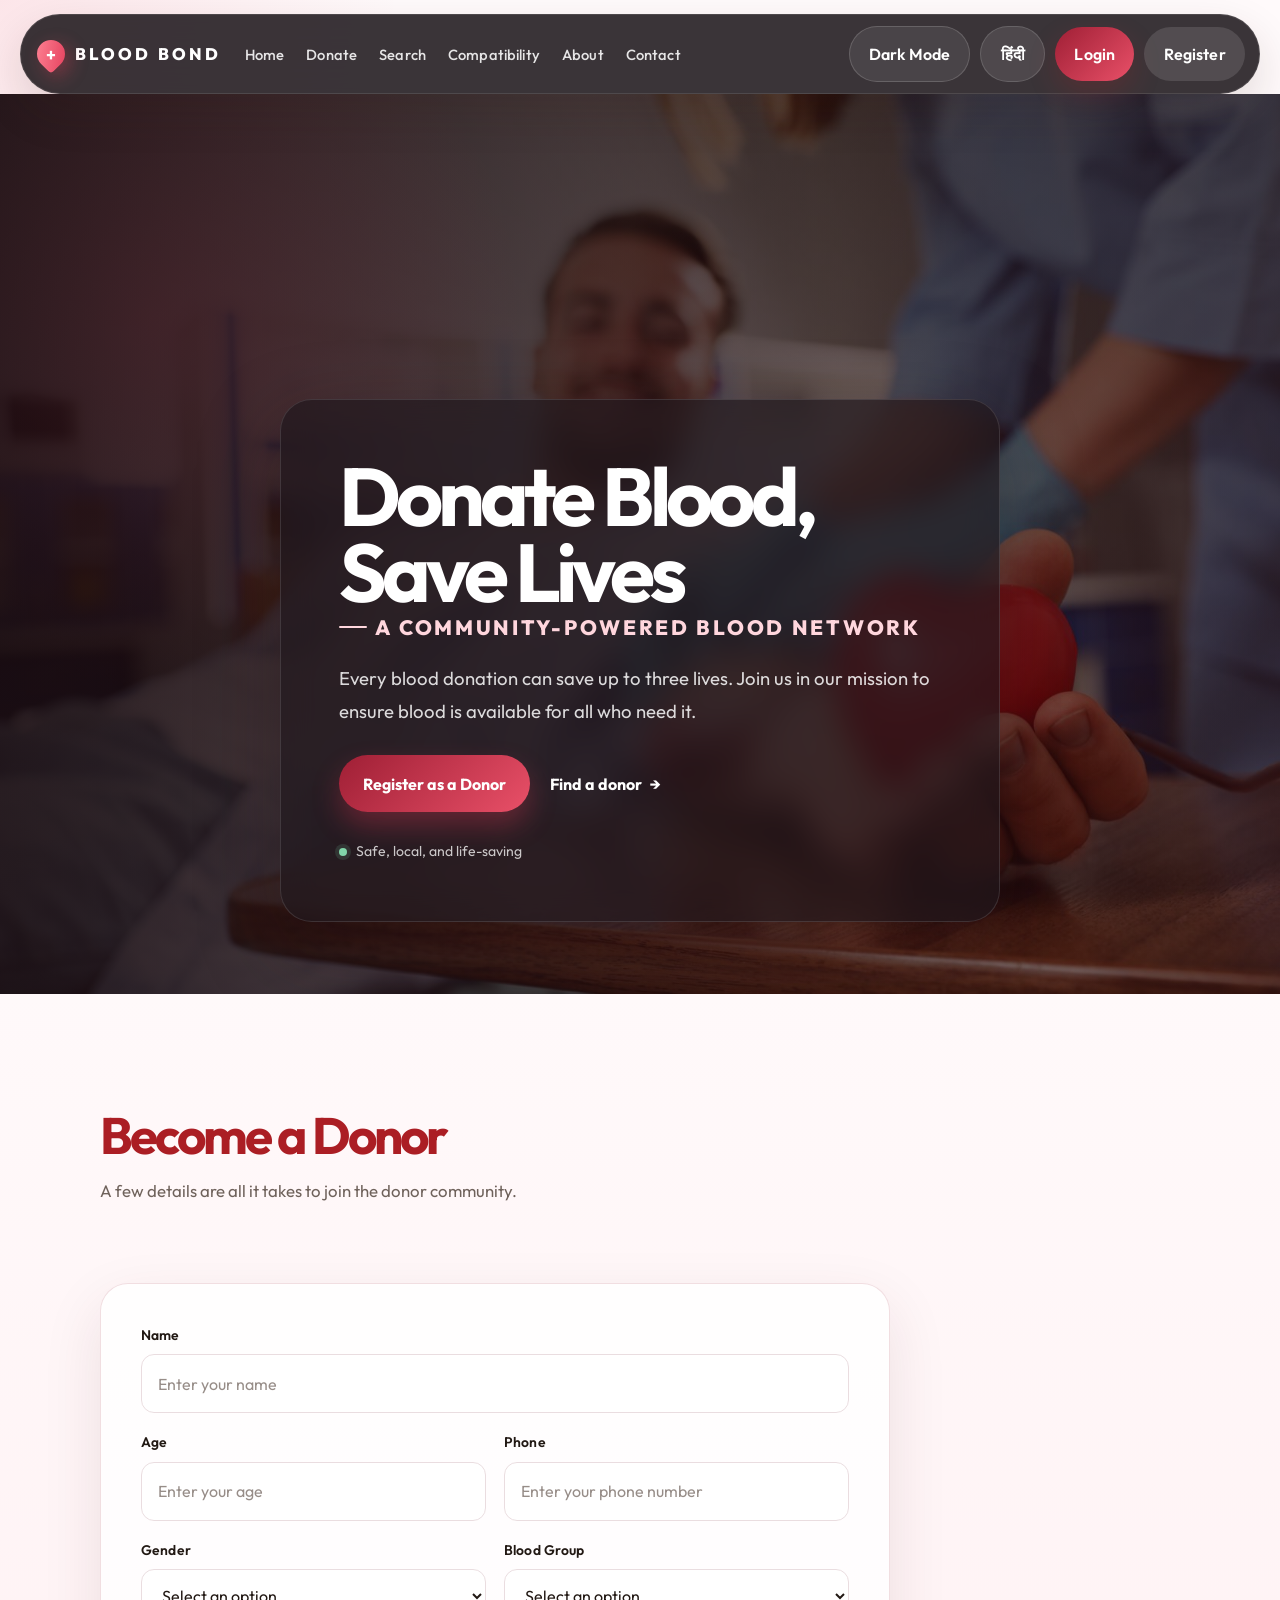
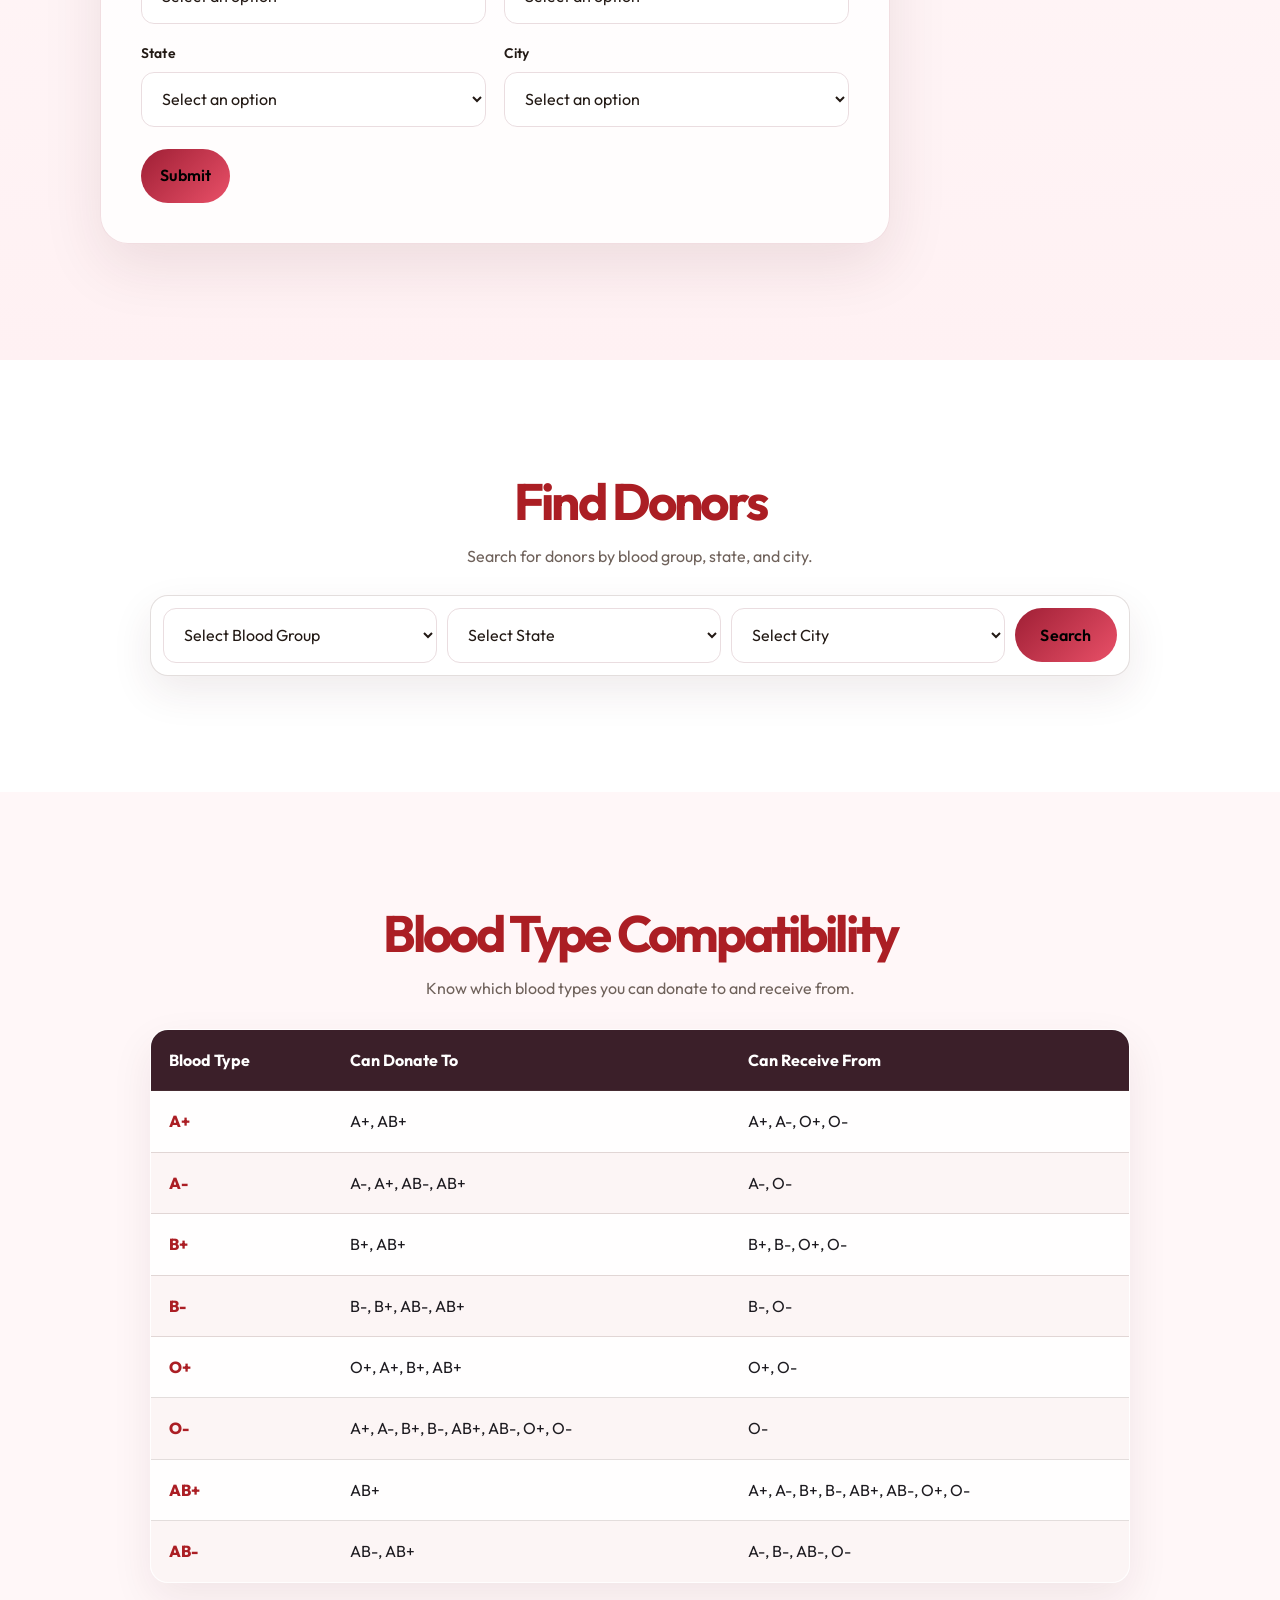
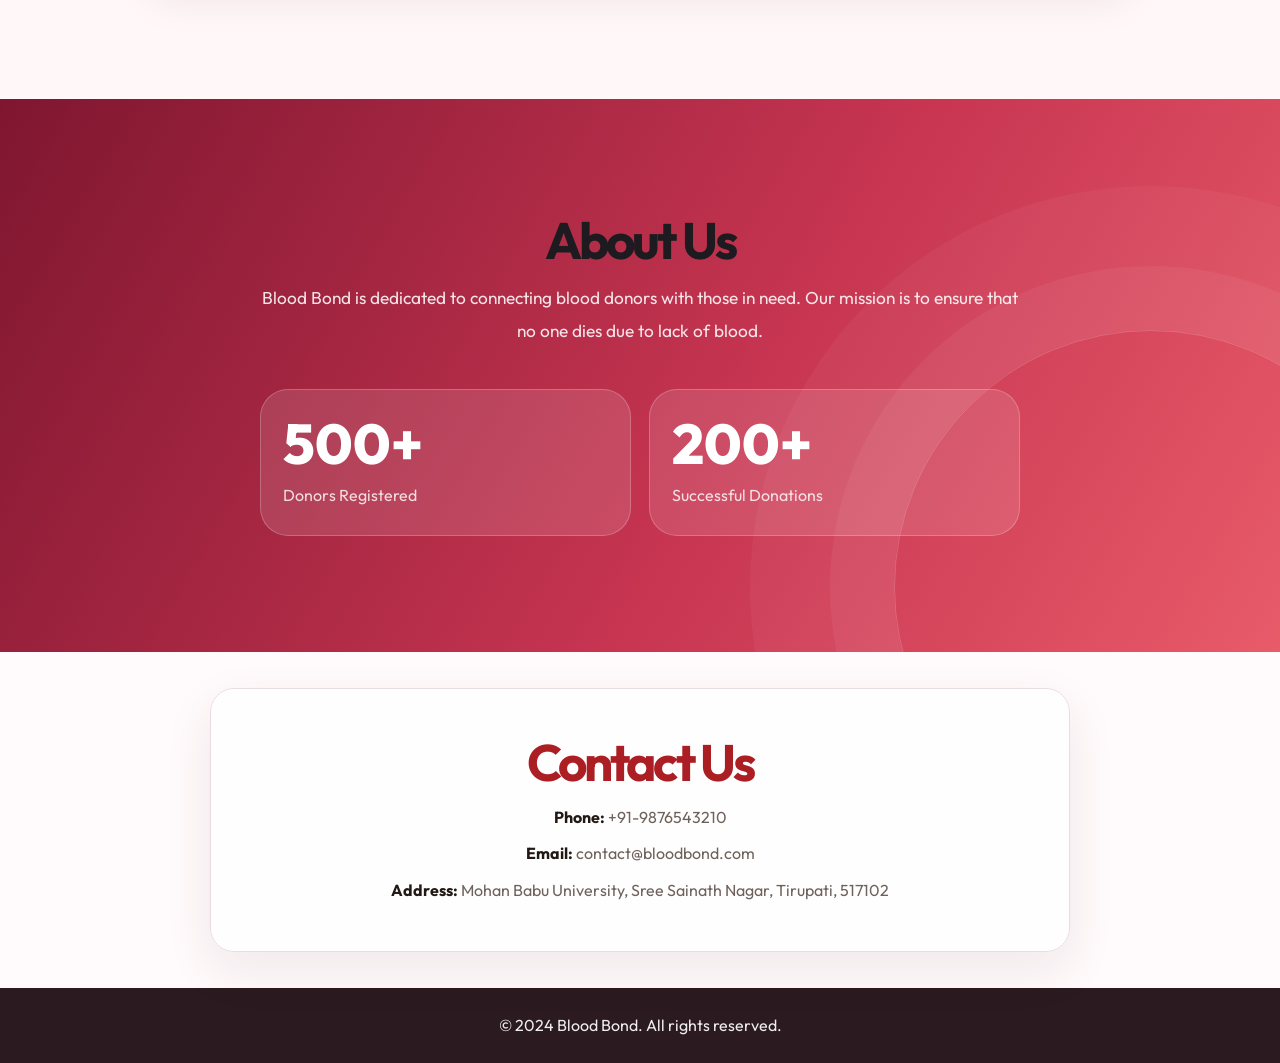
<file: index.html>
<!DOCTYPE html>
<html lang="en">
<head>
  <meta charset="UTF-8">
  <meta name="viewport" content="width=device-width, initial-scale=1.0">
  <title>Blood Bond - Donate Blood, Save Lives</title>
  <link rel="stylesheet" href="styles.css?v=20260814">
</head>
<body>
  <!-- Navbar -->
  <header>
    <nav class="navbar">
      <div class="navbar-left">
        <a href="#home" class="logo" aria-label="Blood Bond home">
          <span class="brand-mark" aria-hidden="true">+</span>
          <span>BLOOD BOND</span>
        </a>
        <ul class="nav-links">
          <li><a href="#home" data-i18n="nav.home">Home</a></li>
          <li><a href="#donate" data-i18n="nav.donate">Donate</a></li>
          <li><a href="#search" data-i18n="nav.search">Search</a></li>
          <li><a href="#compatibility" data-i18n="nav.compatibility">Compatibility</a></li>
          <li><a href="#about" data-i18n="nav.about">About</a></li>
          <li><a href="#contact" data-i18n="nav.contact">Contact</a></li>
        </ul>
      </div>
      <div class="navbar-actions">
        <button id="darkModeBtn" class="dark-mode-btn" onclick="toggleDarkMode()">Dark Mode</button>
        <button class="lang-toggle" onclick="toggleLanguage()">हिंदी</button>
        <a href="pages/login.html" class="auth-link" data-i18n="nav.login">Login</a>
        <a href="pages/register.html" class="auth-link" data-i18n="nav.register">Register</a>
      </div>
      <div class="menu-icon" onclick="toggleMenu()">
        <span></span>
        <span></span>
        <span></span>
      </div>
    </nav>
  </header>

  <!-- Home Section -->
  <section id="home" class="home">
    <div class="overlay">
      <h1 data-i18n="home.title">Donate Blood, Save Lives</h1>
      <p class="eyebrow">A community-powered blood network</p>
      <p data-i18n="home.subtitle">Every blood donation can save up to three lives. Join us in our mission to ensure blood is available for all who need it.</p>
      <div class="hero-actions">
        <a href="#donate" class="hero-cta" data-i18n="home.cta">Register as a Donor</a>
        <a href="#search" class="hero-link">Find a donor</a>
      </div>
      <div class="hero-note"><span></span> Safe, local, and life-saving</div>
    </div>
  </section>

  <!-- Donate Section -->
  <section id="donate" class="donate">
    <div class="section-content">
      <h2 data-i18n="donate.title">Become a Donor</h2>
      <p class="section-intro">A few details are all it takes to join the donor community.</p>
      <div id="donateMessage" class="section-message"></div>
      <div class="donate-form">
        <form id="donationForm">
          <div class="form-grid">
            <div class="form-field form-field-wide">
              <label for="name" data-i18n="form.name">Full Name</label>
              <input type="text" id="name" name="name" placeholder="Enter your name" required>
            </div>

            <div class="form-field">
              <label for="age" data-i18n="form.age">Age</label>
              <input type="number" id="age" name="age" placeholder="Enter your age" required min="18" max="65">
            </div>

            <div class="form-field">
              <label for="phone" data-i18n="form.phone">Phone Number</label>
              <input type="tel" id="phone" name="phone" placeholder="Enter your phone number" required pattern="[0-9]{10}">
            </div>

            <div class="form-field">
              <label for="gender" data-i18n="form.gender">Gender</label>
              <select id="gender" name="gender" required>
                <option value="" disabled selected data-i18n="form.select">Select Gender</option>
                <option value="Male">Male</option>
                <option value="Female">Female</option>
                <option value="Other">Other</option>
              </select>
            </div>

            <div class="form-field">
              <label for="bloodGroup" data-i18n="form.bloodGroup">Blood Group</label>
              <select id="bloodGroup" name="bloodGroup" required>
                <option value="" disabled selected data-i18n="form.select">Select Blood Group</option>
                <option value="A+">A+</option>
                <option value="A-">A-</option>
                <option value="B+">B+</option>
                <option value="B-">B-</option>
                <option value="O+">O+</option>
                <option value="O-">O-</option>
                <option value="AB+">AB+</option>
                <option value="AB-">AB-</option>
              </select>
            </div>

            <div class="form-field">
              <label for="state" data-i18n="form.state">State</label>
              <select id="state" name="state" onchange="updateCityOptions('city', this.value)" required>
                <option value="" disabled selected data-i18n="form.select">Select State</option>
            <option value="Delhi">Delhi</option>
            <option value="Maharashtra">Maharashtra</option>
            <option value="Tamil Nadu">Tamil Nadu</option>
            <option value="Karnataka">Karnataka</option>
            <option value="Gujarat">Gujarat</option>
            <option value="Rajasthan">Rajasthan</option>
            <option value="Uttar Pradesh">Uttar Pradesh</option>
            <option value="West Bengal">West Bengal</option>
            <option value="Punjab">Punjab</option>
            <option value="Haryana">Haryana</option>
            <option value="Kerala">Kerala</option>
            <option value="Madhya Pradesh">Madhya Pradesh</option>
            <option value="Bihar">Bihar</option>
            <option value="Telangana">Telangana</option>
            <option value="Andhra Pradesh">Andhra Pradesh</option>
            <option value="Odisha">Odisha</option>
            <option value="Assam">Assam</option>
            <option value="Jharkhand">Jharkhand</option>
            <option value="Chhattisgarh">Chhattisgarh</option>
            <option value="Uttarakhand">Uttarakhand</option>
            <option value="Goa">Goa</option>
            <option value="Himachal Pradesh">Himachal Pradesh</option>
            <option value="Jammu and Kashmir">Jammu and Kashmir</option>
            <option value="Meghalaya">Meghalaya</option>
            <option value="Tripura">Tripura</option>
            <option value="Nagaland">Nagaland</option>
            <option value="Mizoram">Mizoram</option>
            <option value="Manipur">Manipur</option>
            <option value="Arunachal Pradesh">Arunachal Pradesh</option>
            <option value="Sikkim">Sikkim</option>
              </select>
            </div>

            <div class="form-field">
              <label for="city" data-i18n="form.city">City</label>
              <select id="city" name="city" required>
                <option value="" disabled selected data-i18n="form.select">Select City</option>
              </select>
            </div>
          </div>

          <button type="submit" id="submitBtn">Submit</button>
        </form>
      </div>
    </div>
  </section>

  <!-- Search Section -->
  <section id="search" class="search">
    <div class="section-content">
      <h2 data-i18n="search.title">Find Donors</h2>
      <p data-i18n="search.subtitle">Search for donors by blood group, state, and city.</p>

      <form action="search.php" method="POST" class="search-bar">
        <select class="search-dropdown" id="searchBloodGroup" name="searchBloodGroup">
          <option value="" disabled selected>Select Blood Group</option>
          <option value="A+">A+</option>
          <option value="A-">A-</option>
          <option value="B+">B+</option>
          <option value="B-">B-</option>
          <option value="O+">O+</option>
          <option value="O-">O-</option>
          <option value="AB+">AB+</option>
          <option value="AB-">AB-</option>
        </select>

        <select class="search-dropdown" id="searchState" name="searchState" onchange="updateCityOptions('searchCity', this.value)">
          <option value="" disabled selected>Select State</option>
          <option value="Delhi">Delhi</option>
          <option value="Maharashtra">Maharashtra</option>
          <option value="Tamil Nadu">Tamil Nadu</option>
          <option value="Karnataka">Karnataka</option>
          <option value="Gujarat">Gujarat</option>
          <option value="Rajasthan">Rajasthan</option>
          <option value="Uttar Pradesh">Uttar Pradesh</option>
          <option value="West Bengal">West Bengal</option>
          <option value="Punjab">Punjab</option>
          <option value="Haryana">Haryana</option>
          <option value="Kerala">Kerala</option>
          <option value="Madhya Pradesh">Madhya Pradesh</option>
          <option value="Bihar">Bihar</option>
          <option value="Telangana">Telangana</option>
          <option value="Andhra Pradesh">Andhra Pradesh</option>
          <option value="Odisha">Odisha</option>
          <option value="Assam">Assam</option>
          <option value="Jharkhand">Jharkhand</option>
          <option value="Chhattisgarh">Chhattisgarh</option>
          <option value="Uttarakhand">Uttarakhand</option>
          <option value="Goa">Goa</option>
          <option value="Himachal Pradesh">Himachal Pradesh</option>
          <option value="Jammu and Kashmir">Jammu and Kashmir</option>
          <option value="Meghalaya">Meghalaya</option>
          <option value="Tripura">Tripura</option>
          <option value="Nagaland">Nagaland</option>
          <option value="Mizoram">Mizoram</option>
          <option value="Manipur">Manipur</option>
          <option value="Arunachal Pradesh">Arunachal Pradesh</option>
          <option value="Sikkim">Sikkim</option>
        </select>

        <select class="search-dropdown" id="searchCity" name="searchCity">
          <option value="" disabled selected>Select City</option>
        </select>

        <button type="button" onclick="searchDonors()">Search</button>
      </form>
    </div>
  </section>

  <!-- Compatibility Section -->
  <section id="compatibility" class="compatibility-section">
    <div class="section-content">
      <h2 data-i18n="compatibility.title">Blood Type Compatibility</h2>
      <p data-i18n="compatibility.subtitle">Know which blood types you can donate to and receive from.</p>
      <div id="compatibilityChart"></div>
    </div>
  </section>

  <!-- About Us Section -->
  <section id="about" class="about-section">
    <div class="section-content">
      <h2 data-i18n="about.title">About Us</h2>
      <p class="about-description" data-i18n="about.description">Blood Bond is dedicated to connecting blood donors with those in need. Our mission is to ensure that no one dies due to lack of blood.</p>
      <div class="stats-container">
        <div class="stat-box">
          <div class="stat-number">500+</div>
          <div class="stat-label">Donors Registered</div>
        </div>
        <div class="stat-box">
          <div class="stat-number">200+</div>
          <div class="stat-label">Successful Donations</div>
        </div>
      </div>
    </div>
  </section>

  <!-- Contact Section -->
  <section id="contact" class="contact">
    <div class="section-content">
      <h2 data-i18n="contact.title">Contact Us</h2>
      <p><strong>Phone:</strong> +91-9876543210</p>
      <p><strong>Email:</strong> contact@bloodbond.com</p>
      <p><strong>Address:</strong> Mohan Babu University, Sree Sainath Nagar, Tirupati, 517102</p>
    </div>
  </section>

  <footer>
    <p>&copy; 2024 Blood Bond. All rights reserved.</p>
  </footer>

  <script src="script.js?v=20260813"></script>
</body>
</html>
</file>
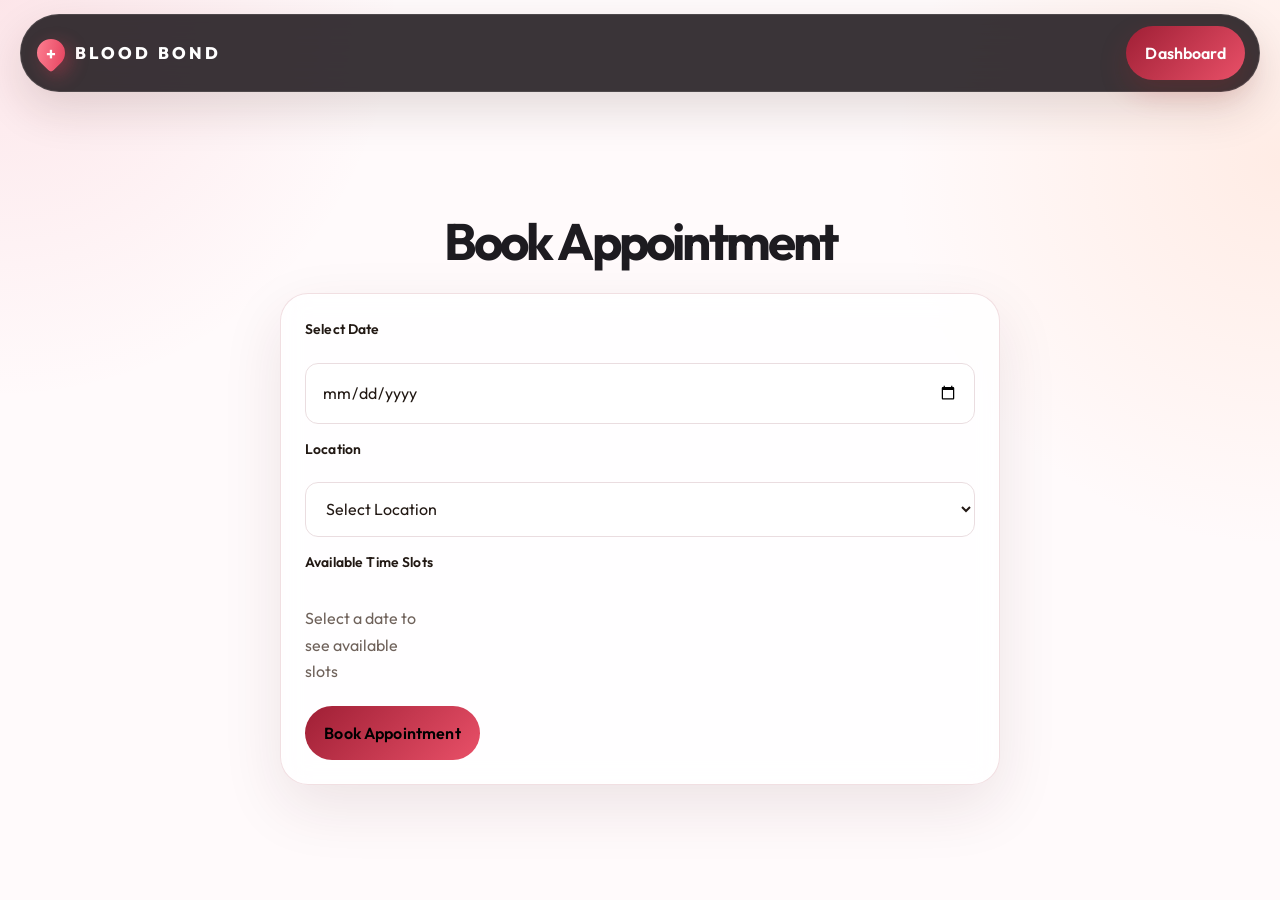
<file: pages/appointments.html>
<!DOCTYPE html>
<html lang="en">
<head>
    <meta charset="UTF-8">
    <meta name="viewport" content="width=device-width, initial-scale=1.0">
    <title>Book Appointment - Blood Bond</title>
    <link rel="stylesheet" href="../styles.css?v=20260814">
</head>
<body>
    <header>
        <nav class="navbar">
            <a href="../index.html" class="logo" aria-label="Blood Bond home"><span class="brand-mark" aria-hidden="true">+</span><span>BLOOD BOND</span></a>
            <div class="navbar-actions">
                <a href="dashboard.html" class="btn">Dashboard</a>
            </div>
        </nav>
    </header>

    <div class="booking-container">
        <h2>Book Appointment</h2>
        <div id="messageContainer"></div>

        <div class="booking-form">
            <form id="appointmentForm">
                <label for="appointment_date">Select Date</label>
                <input type="date" id="appointment_date" name="appointment_date" required min="">

                <label for="location">Location</label>
                <select id="location" name="location" required>
                    <option value="">Select Location</option>
                    <option value="Main Blood Bank">Main Blood Bank</option>
                    <option value="City Hospital">City Hospital</option>
                    <option value="Community Center">Community Center</option>
                </select>

                <label>Available Time Slots</label>
                <div id="timeSlots" class="time-slots">
                    <p style="color: var(--text-secondary);">Select a date to see available slots</p>
                </div>
                <input type="hidden" id="appointment_time" name="appointment_time" required>

                <button type="submit" id="submitBtn">Book Appointment</button>
            </form>
        </div>
    </div>

    <script src="../script.js"></script>
    <script>
        const dateInput = document.getElementById('appointment_date');
        const timeSlotsContainer = document.getElementById('timeSlots');
        const timeInput = document.getElementById('appointment_time');

        // Set minimum date to today
        dateInput.min = new Date().toISOString().split('T')[0];

        dateInput.addEventListener('change', async function() {
            const date = this.value;
            if (!date) return;

            try {
                const response = await fetch(`../api/time-slots.php?date=${date}`);
                const result = await response.json();

                if (result.success && result.data.length > 0) {
                    renderTimeSlots(result.data);
                } else {
                    timeSlotsContainer.innerHTML = '<p style="color: var(--text-secondary);">No slots available for this date</p>';
                }
            } catch (error) {
                console.error('Failed to load time slots', error);
            }
        });

        function renderTimeSlots(slots) {
            timeSlotsContainer.innerHTML = '';
            slots.forEach(slot => {
                const div = document.createElement('div');
                div.className = 'time-slot';
                div.textContent = slot.time.substring(0, 5);
                div.dataset.time = slot.time;

                if (slot.available <= 0) {
                    div.classList.add('unavailable');
                } else {
                    div.addEventListener('click', function() {
                        document.querySelectorAll('.time-slot.selected').forEach(s => s.classList.remove('selected'));
                        div.classList.add('selected');
                        timeInput.value = slot.time;
                    });
                }

                timeSlotsContainer.appendChild(div);
            });
        }

        document.getElementById('appointmentForm').addEventListener('submit', async function(e) {
            e.preventDefault();

            if (!timeInput.value) {
                showMessage('Please select a time slot', 'error');
                return;
            }

            const user = localStorage.getItem('user');
            if (!user) {
                showMessage('Please login first', 'error');
                return;
            }

            const submitBtn = document.getElementById('submitBtn');
            submitBtn.disabled = true;
            submitBtn.classList.add('loading');
            submitBtn.textContent = 'Booking...';

            try {
                const response = await fetch('../api/appointments.php', {
                    method: 'POST',
                    headers: { 'Content-Type': 'application/json' },
                    body: JSON.stringify({
                        appointment_date: dateInput.value,
                        appointment_time: timeInput.value,
                        location: document.getElementById('location').value
                    })
                });

                const result = await response.json();

                if (result.success) {
                    showMessage('Appointment booked successfully!', 'success');
                    setTimeout(() => window.location.href = 'dashboard.html', 2000);
                } else {
                    showMessage(result.message, 'error');
                }
            } catch (error) {
                showMessage('Network error. Please try again.', 'error');
            } finally {
                submitBtn.disabled = false;
                submitBtn.classList.remove('loading');
                submitBtn.textContent = 'Book Appointment';
            }
        });
    </script>
</body>
</html>
</file>
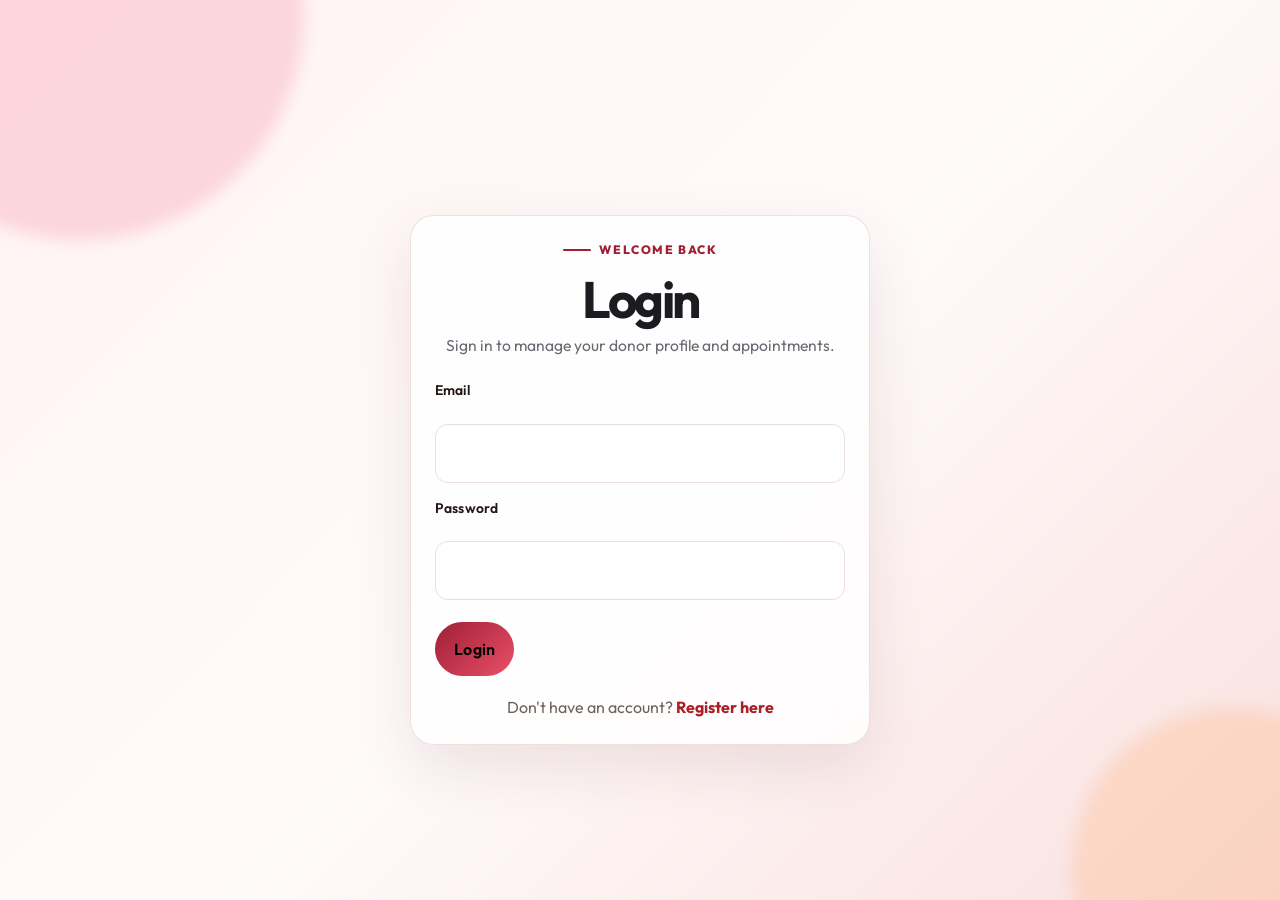
<file: pages/dashboard.html>
<!DOCTYPE html>
<html lang="en">
<head>
    <meta charset="UTF-8">
    <meta name="viewport" content="width=device-width, initial-scale=1.0">
    <title>Dashboard - Blood Bond</title>
    <link rel="stylesheet" href="../styles.css?v=20260814">
</head>
<body>
    <header>
        <nav class="navbar">
            <a href="../index.html" class="logo" aria-label="Blood Bond home"><span class="brand-mark" aria-hidden="true">+</span><span>BLOOD BOND</span></a>
            <div class="navbar-actions">
                <button id="darkModeBtn" class="dark-mode-btn" onclick="toggleDarkMode()">Dark Mode</button>
                <button class="btn btn-danger" onclick="logout()">Logout</button>
            </div>
        </nav>
    </header>

    <div class="dashboard-container">
        <div class="dashboard-header">
            <h2>Welcome to Your Dashboard</h2>
        </div>

        <div class="stats-grid">
            <div class="stat-card">
                <div class="number" id="donationCount">0</div>
                <div class="label">Total Donations</div>
            </div>
            <div class="stat-card">
                <div class="number" id="appointmentCount">0</div>
                <div class="label">Appointments</div>
            </div>
            <div class="stat-card">
                <div class="number" id="eligibilityStatus">-</div>
                <div class="label">Eligibility Status</div>
            </div>
        </div>

        <div class="dashboard-card">
            <h3>Your Profile</h3>
            <p><strong>Email:</strong> <span id="userEmail">-</span></p>
            <p><strong>Role:</strong> <span id="userRole">-</span></p>
        </div>

        <div class="dashboard-card">
            <h3>Quick Actions</h3>
            <div style="display: flex; gap: 15px; flex-wrap: wrap;">
                <a href="appointments.html" class="btn">Book Appointment</a>
                <a href="inventory.html" class="btn">View Inventory</a>
            </div>
        </div>
    </div>

    <script src="../script.js"></script>
    <script>
        function checkAuth() {
            const user = localStorage.getItem('user');
            if (!user) {
                window.location.href = 'login.html';
            }
            return JSON.parse(user);
        }

        function renderDashboard() {
            const user = checkAuth();
            document.getElementById('userEmail').textContent = user.email;
            document.getElementById('userRole').textContent = user.role;
        }

        async function logout() {
            try {
                await fetch('../api/logout.php', { method: 'POST' });
                localStorage.removeItem('user');
                window.location.href = 'login.html';
            } catch (error) {
                console.error('Logout failed', error);
            }
        }

        renderDashboard();
    </script>
</body>
</html>
</file>
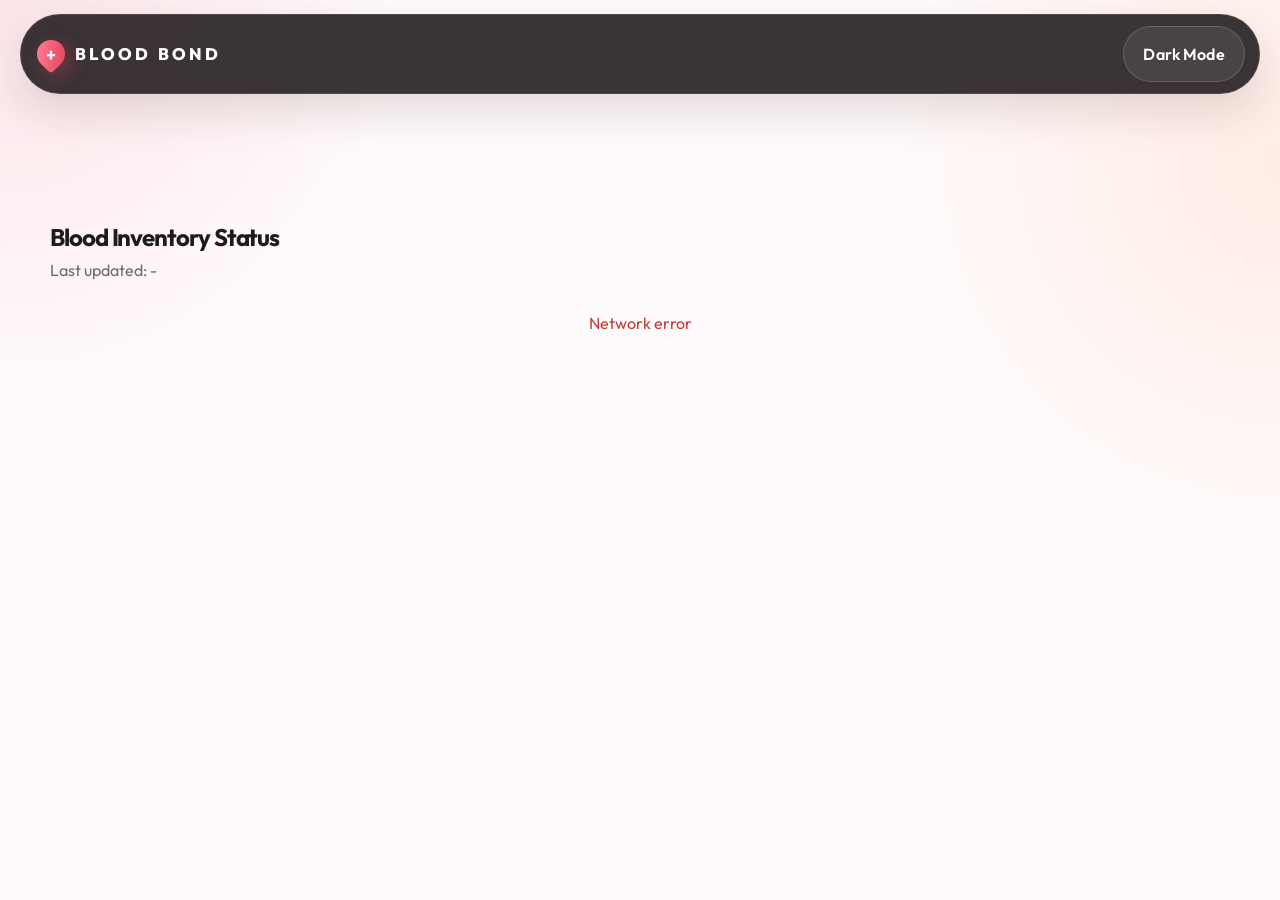
<file: pages/inventory.html>
<!DOCTYPE html>
<html lang="en">
<head>
    <meta charset="UTF-8">
    <meta name="viewport" content="width=device-width, initial-scale=1.0">
    <title>Blood Inventory - Blood Bond</title>
    <link rel="stylesheet" href="../styles.css?v=20260814">
</head>
<body>
    <header>
        <nav class="navbar">
            <a href="../index.html" class="logo" aria-label="Blood Bond home"><span class="brand-mark" aria-hidden="true">+</span><span>BLOOD BOND</span></a>
            <div class="navbar-actions">
                <button id="darkModeBtn" class="dark-mode-btn" onclick="toggleDarkMode()">Dark Mode</button>
            </div>
        </nav>
    </header>

    <div class="inventory-container">
        <div class="inventory-header">
            <h2>Blood Inventory Status</h2>
            <p class="last-updated">Last updated: <span id="lastUpdated">-</span></p>
        </div>

        <div id="inventoryGrid" class="inventory-grid">
            <div class="loading-spinner"></div>
        </div>
    </div>

    <script src="../script.js"></script>
    <script>
        async function loadInventory() {
            try {
                const response = await fetch('../api/inventory.php');
                const result = await response.json();

                if (result.success) {
                    renderInventory(result.data);
                } else {
                    document.getElementById('inventoryGrid').innerHTML =
                        '<p style="text-align:center;color:var(--error-color);">Failed to load inventory</p>';
                }
            } catch (error) {
                console.error('Failed to load inventory', error);
                document.getElementById('inventoryGrid').innerHTML =
                    '<p style="text-align:center;color:var(--error-color);">Network error</p>';
            }
        }

        function renderInventory(inventory) {
            const grid = document.getElementById('inventoryGrid');
            grid.innerHTML = '';

            let lastUpdate = '';

            inventory.forEach(item => {
                const statusClass = item.units < 10 ? 'low' : 'ok';
                const statusLabel = item.units < 10 ? 'Low Stock' : 'In Stock';
                const percentage = Math.min(100, (item.units / 50) * 100);

                if (!lastUpdate && item.last_updated) {
                    lastUpdate = new Date(item.last_updated).toLocaleString();
                }

                const card = document.createElement('div');
                card.className = 'inventory-card';
                card.innerHTML = `
                    <div class="blood-type">${item.blood_type}</div>
                    <div class="units ${statusClass}">${item.units}</div>
                    <div class="status-label">${statusLabel}</div>
                    <div class="progress-bar">
                        <div class="progress-bar-fill ${statusClass}" style="width: ${percentage}%"></div>
                    </div>
                `;
                grid.appendChild(card);
            });

            if (lastUpdate) {
                document.getElementById('lastUpdated').textContent = lastUpdate;
            }
        }

        // Auto-refresh every 60 seconds
        loadInventory();
        setInterval(loadInventory, 60000);
    </script>
</body>
</html>
</file>
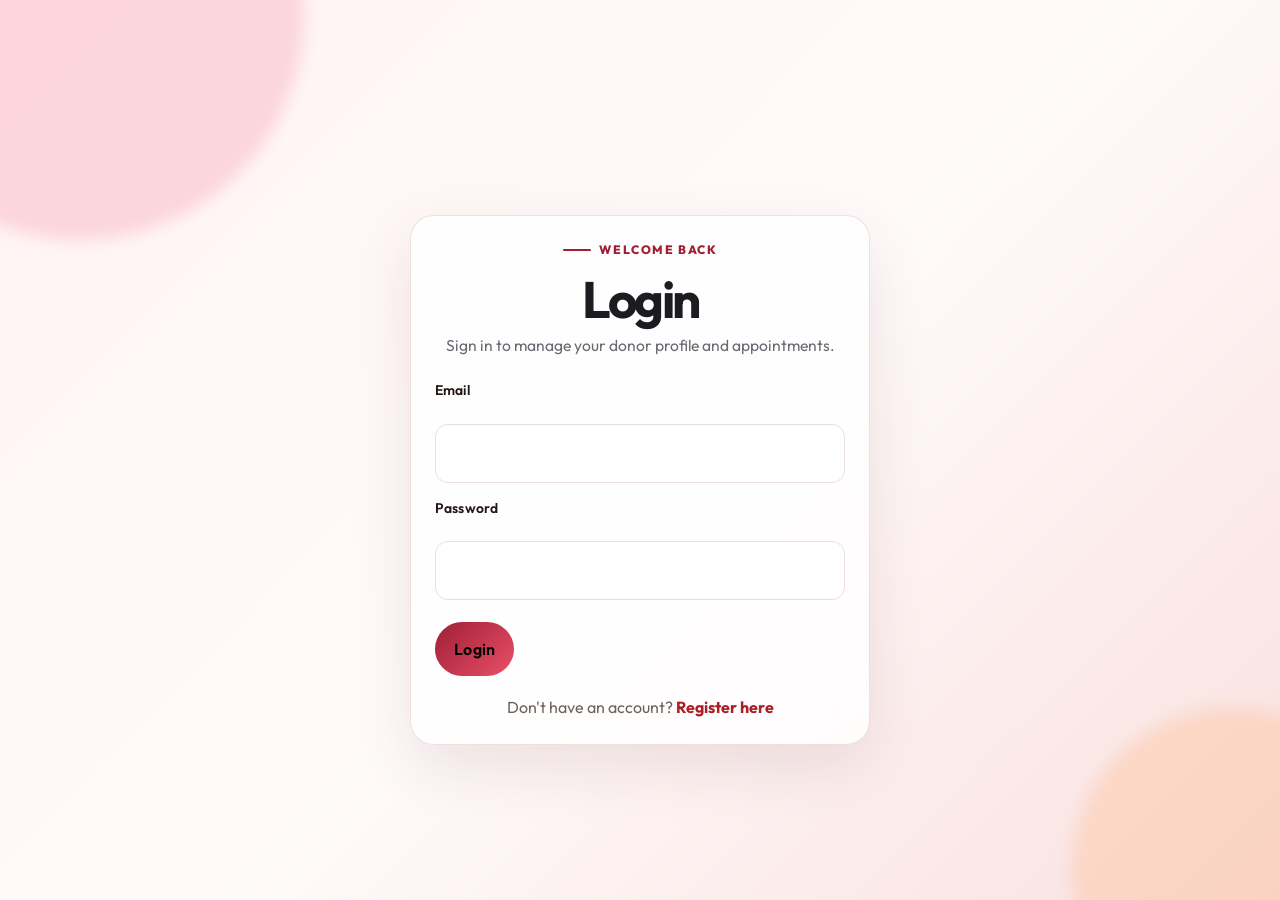
<file: pages/login.html>
<!DOCTYPE html>
<html lang="en">
<head>
    <meta charset="UTF-8">
    <meta name="viewport" content="width=device-width, initial-scale=1.0">
    <title>Login - Blood Bond</title>
    <link rel="stylesheet" href="../styles.css?v=20260814">
</head>
<body>
    <div class="auth-container">
        <div class="auth-box">
            <p class="eyebrow">Welcome back</p>
            <h2>Login</h2>
            <p class="auth-intro">Sign in to manage your donor profile and appointments.</p>
            <div id="errorMessage" class="error-message" style="display:none;"></div>
            <form id="loginForm">
                <label for="email">Email</label>
                <input type="email" id="email" name="email" required>

                <label for="password">Password</label>
                <input type="password" id="password" name="password" required>

                <button type="submit">Login</button>
            </form>
            <div class="auth-footer">
                Don't have an account? <a href="register.html">Register here</a>
            </div>
        </div>
    </div>

    <script>
    document.getElementById('loginForm').addEventListener('submit', async function(e) {
        e.preventDefault();

        const email = document.getElementById('email').value;
        const password = document.getElementById('password').value;
        const errorDiv = document.getElementById('errorMessage');

        try {
            const response = await fetch('../api/login.php', {
                method: 'POST',
                headers: { 'Content-Type': 'application/x-www-form-urlencoded' },
                body: new URLSearchParams({ email, password })
            });

            const result = await response.json();

            if (result.success) {
                localStorage.setItem('user', JSON.stringify(result.data.user));
                const role = result.data?.user?.role;
                if (role === 'admin') {
                    window.location.href = 'admin/index.php';
                } else if (role === 'donor') {
                    window.location.href = 'dashboard.html';
                } else {
                    window.location.href = '../index.html';
                }
            } else {
                errorDiv.textContent = result.message;
                errorDiv.style.display = 'block';
            }
        } catch (error) {
            errorDiv.textContent = 'Network error. Please try again.';
            errorDiv.style.display = 'block';
        }
    });
    </script>
</body>
</html>
</file>
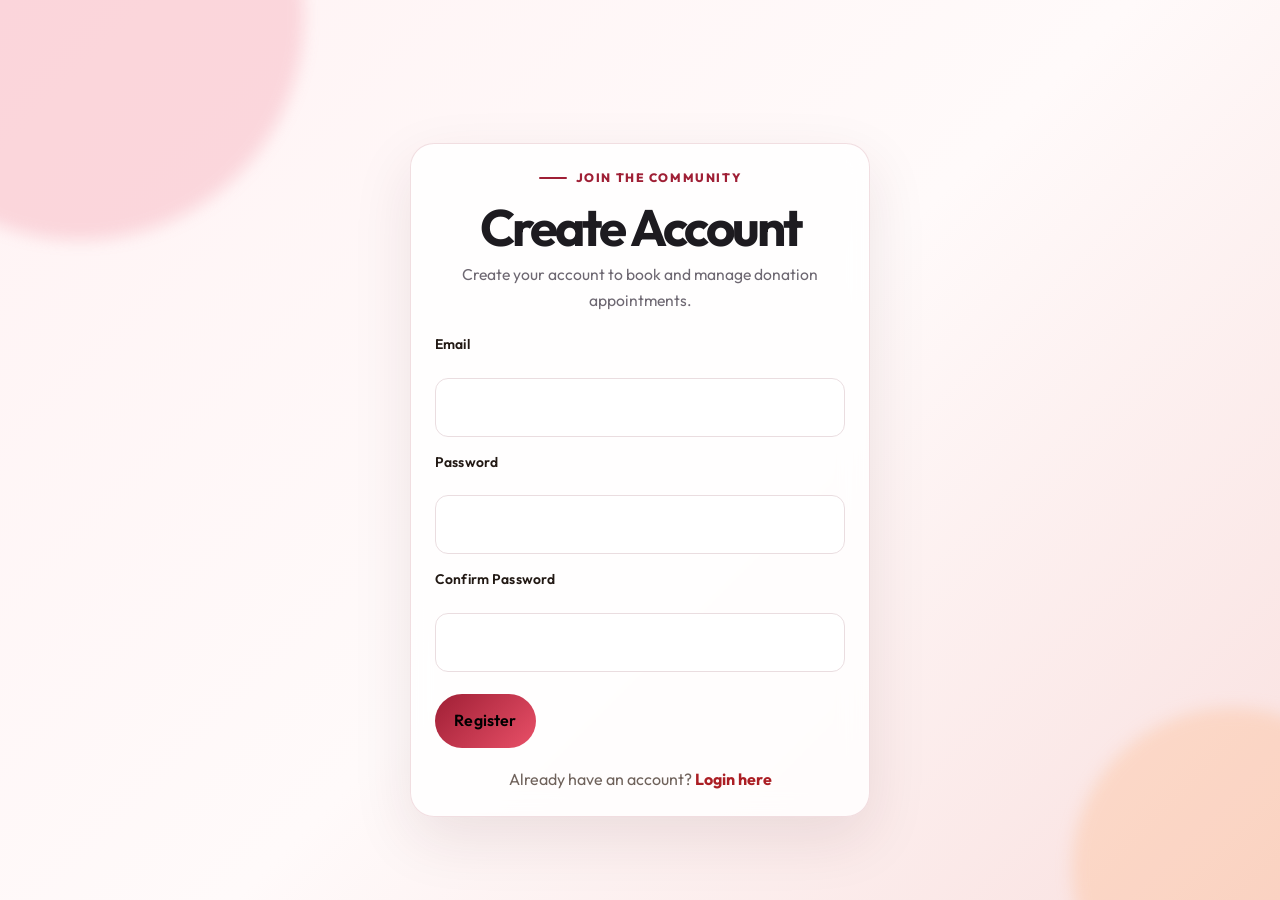
<file: pages/register.html>
<!DOCTYPE html>
<html lang="en">
<head>
    <meta charset="UTF-8">
    <meta name="viewport" content="width=device-width, initial-scale=1.0">
    <title>Register - Blood Bond</title>
    <link rel="stylesheet" href="../styles.css?v=20260814">
</head>
<body>
    <div class="auth-container">
        <div class="auth-box">
            <p class="eyebrow">Join the community</p>
            <h2>Create Account</h2>
            <p class="auth-intro">Create your account to book and manage donation appointments.</p>
            <div id="errorMessage" class="error-message" style="display:none;"></div>
            <form id="registerForm">
                <label for="email">Email</label>
                <input type="email" id="email" name="email" required>

                <label for="password">Password</label>
                <input type="password" id="password" name="password" required minlength="8">

                <label for="confirm_password">Confirm Password</label>
                <input type="password" id="confirm_password" name="confirm_password" required>

                <button type="submit">Register</button>
            </form>
            <div class="auth-footer">
                Already have an account? <a href="login.html">Login here</a>
            </div>
        </div>
    </div>

    <script>
    document.getElementById('registerForm').addEventListener('submit', async function(e) {
        e.preventDefault();

        const email = document.getElementById('email').value;
        const password = document.getElementById('password').value;
        const confirmPassword = document.getElementById('confirm_password').value;
        const errorDiv = document.getElementById('errorMessage');

        if (password !== confirmPassword) {
            errorDiv.textContent = 'Passwords do not match';
            errorDiv.style.display = 'block';
            return;
        }

        try {
            const response = await fetch('../api/register.php', {
                method: 'POST',
                headers: { 'Content-Type': 'application/x-www-form-urlencoded' },
                body: new URLSearchParams({ email, password, confirm_password: confirmPassword })
            });

            const result = await response.json();

            if (result.success) {
                window.location.href = 'login.html';
            } else {
                errorDiv.textContent = result.message;
                errorDiv.style.display = 'block';
            }
        } catch (error) {
            errorDiv.textContent = 'Network error. Please try again.';
            errorDiv.style.display = 'block';
        }
    });
    </script>
</body>
</html>
</file>
<file: styles.css>
@import url('https://fonts.googleapis.com/css2?family=Outfit:wght@300;400;500;600;700;800&display=swap');

:root {
  --bg-primary: #fff8f5;
  --bg-secondary: #ffffff;
  --bg-muted: #f8efe9;
  --surface: rgba(255, 255, 255, 0.82);
  --surface-strong: rgba(255, 255, 255, 0.96);
  --text-primary: #221914;
  --text-secondary: #6f625b;
  --accent-primary: #ab1e24;
  --accent-secondary: #e86b4c;
  --accent-tertiary: #7a191e;
  --accent-soft: rgba(171, 30, 36, 0.12);
  --border-color: rgba(118, 92, 84, 0.2);
  --success-color: #1f8f5a;
  --error-color: #c43c34;
  --warning-color: #c27a18;
  --shadow-sm: 0 8px 20px rgba(54, 26, 20, 0.08);
  --shadow-md: 0 18px 45px rgba(54, 26, 20, 0.14);
  --shadow-lg: 0 28px 80px rgba(54, 26, 20, 0.22);
  --radius-sm: 14px;
  --radius-md: 20px;
  --radius-lg: 28px;
  --radius-pill: 999px;
}

.dark-mode {
  --bg-primary: #130f10;
  --bg-secondary: #1b1516;
  --bg-muted: #241c1d;
  --surface: rgba(22, 17, 18, 0.84);
  --surface-strong: rgba(27, 21, 22, 0.98);
  --text-primary: #f5ece8;
  --text-secondary: #c8b7b0;
  --accent-primary: #ff6f61;
  --accent-secondary: #ff9f70;
  --accent-tertiary: #ff4d5f;
  --accent-soft: rgba(255, 111, 97, 0.16);
  --border-color: rgba(255, 255, 255, 0.12);
  --shadow-sm: 0 10px 24px rgba(0, 0, 0, 0.26);
  --shadow-md: 0 18px 50px rgba(0, 0, 0, 0.34);
  --shadow-lg: 0 32px 90px rgba(0, 0, 0, 0.42);
}

* {
  margin: 0;
  padding: 0;
  box-sizing: border-box;
}

html {
  scroll-behavior: smooth;
}

body {
  font-family: 'Outfit', sans-serif;
  background:
    radial-gradient(circle at top left, rgba(171, 30, 36, 0.12), transparent 24%),
    radial-gradient(circle at top right, rgba(232, 107, 76, 0.12), transparent 28%),
    linear-gradient(180deg, var(--bg-primary), var(--bg-muted));
  color: var(--text-primary);
  line-height: 1.65;
  min-height: 100vh;
  transition: background-color 0.35s ease, color 0.35s ease, background 0.35s ease;
  overflow-x: hidden;
}

body::before {
  content: '';
  position: fixed;
  inset: 0;
  pointer-events: none;
  background:
    linear-gradient(120deg, rgba(255, 255, 255, 0.06) 0, transparent 20%),
    linear-gradient(240deg, rgba(255, 255, 255, 0.05) 0, transparent 18%);
  opacity: 0.45;
  mix-blend-mode: soft-light;
}

::selection {
  background: rgba(171, 30, 36, 0.2);
}

a {
  color: inherit;
  text-decoration: none;
}

img {
  max-width: 100%;
  display: block;
}

button,
.btn,
.auth-link,
.dark-mode-btn,
.lang-toggle {
  font: inherit;
}

button,
.btn,
.auth-link,
.dark-mode-btn,
.lang-toggle {
  border: 0;
  border-radius: var(--radius-pill);
  cursor: pointer;
  transition:
    transform 0.2s ease,
    box-shadow 0.2s ease,
    background-color 0.2s ease,
    color 0.2s ease,
    border-color 0.2s ease;
}

button:hover,
.btn:hover,
.auth-link:hover,
.dark-mode-btn:hover,
.lang-toggle:hover {
  transform: translateY(-1px);
}

button:focus-visible,
.btn:focus-visible,
.auth-link:focus-visible,
.dark-mode-btn:focus-visible,
.lang-toggle:focus-visible,
input:focus-visible,
select:focus-visible {
  outline: 3px solid rgba(171, 30, 36, 0.3);
  outline-offset: 2px;
}

header {
  position: sticky;
  top: 0;
  z-index: 1000;
  padding: 14px 16px 0;
}

.navbar {
  width: min(1360px, calc(100% - 8px));
  margin: 0 auto;
  display: flex;
  align-items: center;
  justify-content: space-between;
  gap: 18px;
  padding: 14px 18px;
  background: rgba(24, 18, 19, 0.8);
  color: #fff;
  border: 1px solid rgba(255, 255, 255, 0.1);
  border-radius: var(--radius-pill);
  box-shadow: var(--shadow-md);
  backdrop-filter: blur(18px);
}

.logo {
  font-size: 1.05rem;
  font-weight: 800;
  letter-spacing: 0.24em;
  text-transform: uppercase;
  white-space: nowrap;
}

.navbar-left {
  display: flex;
  align-items: center;
  gap: 24px;
  min-width: 0;
}

.nav-links {
  list-style: none;
  display: flex;
  align-items: center;
  gap: 22px;
  margin: 0;
  padding: 0;
  flex-wrap: wrap;
}

.nav-links a {
  position: relative;
  color: rgba(255, 255, 255, 0.88);
  font-size: 0.98rem;
  font-weight: 500;
  padding-bottom: 4px;
}

.nav-links a::after {
  content: '';
  position: absolute;
  left: 0;
  bottom: 0;
  width: 100%;
  height: 2px;
  border-radius: 999px;
  background: linear-gradient(90deg, var(--accent-secondary), #ffd5bd);
  transform: scaleX(0);
  transform-origin: left;
  transition: transform 0.2s ease;
}

.nav-links a:hover::after,
.nav-links a:focus-visible::after {
  transform: scaleX(1);
}

.navbar-actions {
  display: flex;
  align-items: center;
  gap: 10px;
  flex-wrap: wrap;
}

.dark-mode-btn,
.lang-toggle,
.auth-link,
.btn,
button {
  padding: 0.86rem 1.2rem;
  font-weight: 600;
  letter-spacing: 0.01em;
}

.dark-mode-btn {
  background: rgba(255, 255, 255, 0.08);
  color: #fff;
  border: 1px solid rgba(255, 255, 255, 0.16);
}

.lang-toggle {
  background: rgba(255, 255, 255, 0.1);
  color: #fff;
  border: 1px solid rgba(255, 255, 255, 0.14);
}

.auth-link,
.btn {
  display: inline-flex;
  align-items: center;
  justify-content: center;
  background: linear-gradient(135deg, var(--accent-primary), var(--accent-secondary));
  color: #fff;
  box-shadow: 0 12px 28px rgba(171, 30, 36, 0.22);
}

.auth-link:hover,
.btn:hover,
button:hover {
  box-shadow: 0 18px 32px rgba(171, 30, 36, 0.26);
}

.btn-danger {
  background: linear-gradient(135deg, #b3202b, #e05757);
}

.btn-secondary {
  background: linear-gradient(135deg, #6f625b, #9a857c);
}

.menu-icon {
  display: none;
  flex-direction: column;
  gap: 5px;
  cursor: pointer;
}

.menu-icon span {
  width: 26px;
  height: 2.5px;
  border-radius: 999px;
  background: #fff;
  transition: transform 0.2s ease, opacity 0.2s ease;
}

.menu-icon.active span:nth-child(1) {
  transform: translateY(7.5px) rotate(45deg);
}

.menu-icon.active span:nth-child(2) {
  opacity: 0;
}

.menu-icon.active span:nth-child(3) {
  transform: translateY(-7.5px) rotate(-45deg);
}

section {
  min-height: 100vh;
  padding: 110px 20px 72px;
  display: flex;
  align-items: center;
  justify-content: center;
  position: relative;
}

section .section-content {
  width: 100%;
  max-width: 1180px;
  margin: 0 auto;
}

section h2 {
  font-size: clamp(2rem, 3vw, 3rem);
  line-height: 1.1;
  letter-spacing: -0.03em;
}

section p {
  color: var(--text-secondary);
}

.section-message {
  min-height: 28px;
  margin-bottom: 18px;
}

.home {
  color: #fff;
  background:
    linear-gradient(135deg, rgba(18, 10, 10, 0.78), rgba(79, 13, 13, 0.35)),
    url('blood donation image.jpg') center/cover no-repeat;
  position: relative;
  overflow: hidden;
}

.home::after {
  content: '';
  position: absolute;
  inset: 0;
  background:
    radial-gradient(circle at 20% 20%, rgba(255, 255, 255, 0.12), transparent 26%),
    radial-gradient(circle at 80% 15%, rgba(255, 159, 112, 0.16), transparent 25%),
    radial-gradient(circle at 85% 75%, rgba(171, 30, 36, 0.16), transparent 22%);
}

.overlay {
  position: relative;
  z-index: 1;
  width: min(820px, 100%);
  padding: clamp(28px, 5vw, 54px);
  border-radius: 34px;
  background: linear-gradient(180deg, rgba(18, 10, 10, 0.68), rgba(18, 10, 10, 0.38));
  border: 1px solid rgba(255, 255, 255, 0.12);
  box-shadow: var(--shadow-lg);
  backdrop-filter: blur(16px);
}

.overlay h1 {
  font-size: clamp(2.8rem, 7vw, 5.2rem);
  line-height: 0.96;
  max-width: 12ch;
  letter-spacing: -0.06em;
}

.overlay p {
  margin-top: 18px;
  font-size: clamp(1.05rem, 2vw, 1.3rem);
  max-width: 60ch;
  color: rgba(255, 255, 255, 0.84);
}

.overlay button {
  margin-top: 28px;
  padding: 0;
  background: transparent;
  box-shadow: none;
}

.overlay button a {
  display: inline-flex;
  align-items: center;
  justify-content: center;
}

.hero-cta {
  display: inline-flex;
  align-items: center;
  justify-content: center;
  padding: 0.95rem 1.5rem;
  border-radius: var(--radius-pill);
  background: linear-gradient(135deg, var(--accent-primary), var(--accent-secondary));
  color: #fff;
  font-weight: 700;
  box-shadow: 0 16px 30px rgba(171, 30, 36, 0.28);
}

.donate,
.search,
.compatibility-section,
.inventory-container,
.dashboard-container,
.admin-container,
.booking-container,
.auth-container,
.search-results-page {
  background: transparent;
}

.donate {
  background:
    linear-gradient(180deg, rgba(248, 239, 233, 0.72), rgba(255, 248, 245, 0.72)),
    radial-gradient(circle at top right, rgba(232, 107, 76, 0.12), transparent 30%);
}

.search {
  background:
    linear-gradient(180deg, rgba(255, 255, 255, 0.72), rgba(248, 239, 233, 0.78));
}

.compatibility-section {
  background:
    linear-gradient(180deg, rgba(255, 248, 245, 0.82), rgba(248, 239, 233, 0.72));
}

.about-section {
  color: #fff;
  text-align: center;
  background:
    linear-gradient(135deg, rgba(171, 30, 36, 0.98), rgba(232, 107, 76, 0.92)),
    radial-gradient(circle at top left, rgba(255, 255, 255, 0.12), transparent 20%);
}

.about-section h2,
.contact h2,
.donate h2,
.search h2,
.compatibility-section h2 {
  margin-bottom: 16px;
}

.about-description {
  max-width: 760px;
  margin: 0 auto 42px;
  font-size: 1.08rem;
  line-height: 1.9;
  color: rgba(255, 255, 255, 0.88);
}

.stats-container {
  display: grid;
  grid-template-columns: repeat(2, minmax(0, 1fr));
  gap: 18px;
  width: min(760px, 100%);
  margin: 0 auto;
}

.stat-box,
.dashboard-card,
.admin-card,
.export-card,
.auth-box,
.booking-form,
.inventory-card,
.inventory-item,
.stat-card,
.results-shell,
.search-bar,
.donate form,
.contact,
.compatibility-table,
.message,
.field-error {
  background: var(--surface);
  border: 1px solid var(--border-color);
  box-shadow: var(--shadow-md);
  backdrop-filter: blur(14px);
}

.stat-box {
  padding: 26px 22px;
  border-radius: var(--radius-lg);
}

.stat-number {
  font-size: clamp(2rem, 6vw, 3.5rem);
  line-height: 1;
  font-weight: 800;
}

.stat-label {
  margin-top: 10px;
  color: rgba(255, 255, 255, 0.82);
}

.donate h2,
.search h2,
.compatibility-section h2,
.contact h2,
.inventory-header h2,
.dashboard-header h2,
.admin-header h2,
.booking-container h2,
.auth-box h2,
.search-results-page h2 {
  color: var(--accent-primary);
}

.donate form,
.search-bar,
.booking-form,
.auth-box,
.admin-card,
.dashboard-card,
.export-card,
.results-shell {
  border-radius: var(--radius-lg);
}

.donate form,
.booking-form,
.auth-box {
  width: min(720px, 100%);
  padding: clamp(24px, 3.8vw, 40px);
}

.donate form,
.auth-box form,
.booking-form form {
  display: flex;
  flex-direction: column;
  gap: 14px;
}

.donate form label,
.auth-box label,
.booking-form label {
  display: block;
  text-align: left;
  font-size: 0.97rem;
  font-weight: 600;
  color: var(--text-primary);
}

.donate form input,
.donate form select,
.auth-box input,
.booking-form input,
.booking-form select,
.search-dropdown,
.admin-container input,
.admin-container select {
  width: 100%;
  border: 1px solid var(--border-color);
  border-radius: 16px;
  padding: 0.95rem 1rem;
  background: var(--surface-strong);
  color: var(--text-primary);
  font: inherit;
  transition: border-color 0.2s ease, box-shadow 0.2s ease, transform 0.2s ease;
}

.donate form input::placeholder,
.auth-box input::placeholder,
.booking-form input::placeholder {
  color: var(--text-secondary);
  opacity: 0.72;
}

.donate form input:focus,
.donate form select:focus,
.auth-box input:focus,
.booking-form input:focus,
.booking-form select:focus,
.search-dropdown:focus,
.admin-container input:focus,
.admin-container select:focus {
  border-color: var(--accent-primary);
  box-shadow: 0 0 0 4px rgba(171, 30, 36, 0.14);
}

.donate form button[type='submit'],
.booking-form button[type='submit'],
.search-bar button,
.auth-box button[type='submit'],
.admin-container button,
.inventory-item button,
.btn {
  width: fit-content;
  border: 0;
}

.donate form button[type='submit'],
.booking-form button[type='submit'],
.search-bar button,
.auth-box button[type='submit'],
.admin-container button,
.inventory-item button {
  align-self: flex-start;
  margin-top: 8px;
}

.search {
  text-align: center;
}

.search p {
  margin-bottom: 26px;
}

.search-bar {
  width: min(100%, 980px);
  margin: 0 auto;
  display: flex;
  flex-wrap: wrap;
  align-items: center;
  justify-content: center;
  gap: 14px;
  padding: 22px;
}

.search-dropdown {
  min-width: 190px;
}

.search-bar button {
  padding-inline: 1.6rem;
}

.compatibility-section {
  text-align: center;
}

.compatibility-section p {
  margin-bottom: 28px;
}

.compatibility-table,
table {
  width: 100%;
  border-collapse: collapse;
  overflow: hidden;
  background: var(--surface);
  border: 1px solid var(--border-color);
  border-radius: var(--radius-lg);
  box-shadow: var(--shadow-md);
}

.compatibility-table {
  max-width: 980px;
  margin: 0 auto;
  border-radius: var(--radius-lg);
}

.compatibility-table th,
.compatibility-table td,
th,
td {
  padding: 15px 16px;
  border-bottom: 1px solid var(--border-color);
  text-align: left;
}

.compatibility-table th,
th {
  background: linear-gradient(135deg, var(--accent-primary), var(--accent-secondary));
  color: #fff;
  font-weight: 700;
}

.compatibility-table tbody tr:nth-child(even),
tbody tr:nth-child(even) {
  background: rgba(171, 30, 36, 0.04);
}

.compatibility-table tbody tr:hover,
tbody tr:hover {
  background: rgba(171, 30, 36, 0.08);
}

.blood-type-cell {
  font-weight: 800;
  color: var(--accent-primary);
}

.contact {
  width: min(860px, 100%);
  padding: clamp(24px, 3.6vw, 36px);
  border-radius: var(--radius-lg);
  text-align: center;
}

.contact p {
  font-size: 1rem;
  color: var(--text-secondary);
  margin-top: 10px;
}

.contact strong {
  color: var(--text-primary);
}

.section-content {
  animation: fadeUp 0.7s ease both;
}

.dashboard-container,
.admin-container,
.inventory-container,
.booking-container,
.search-results-page {
  width: min(1220px, 100%);
  margin: 0 auto;
  padding: 124px 20px 56px;
}

.dashboard-header,
.admin-header,
.inventory-header,
.booking-container > h2,
.search-results-page > h2 {
  margin-bottom: 26px;
}

.stats-grid,
.inventory-grid,
.inventory-form {
  display: grid;
  gap: 20px;
}

.stats-grid {
  grid-template-columns: repeat(auto-fit, minmax(200px, 1fr));
  margin-bottom: 28px;
}

.stat-card {
  padding: 24px;
  border-radius: var(--radius-md);
  text-align: center;
}

.stat-card .number {
  font-size: clamp(2rem, 5vw, 2.8rem);
  line-height: 1;
  font-weight: 800;
  color: var(--accent-primary);
}

.stat-card .label {
  margin-top: 8px;
  color: var(--text-secondary);
}

.dashboard-card,
.admin-card,
.export-card,
.inventory-card,
.inventory-item,
.booking-form,
.auth-box,
.results-shell {
  padding: 24px;
}

.dashboard-card h3,
.admin-card h3,
.export-card h3,
.booking-form h3,
.inventory-item h3 {
  margin-bottom: 12px;
  color: var(--accent-primary);
}

.dashboard-card + .dashboard-card {
  margin-top: 18px;
}

.dashboard-card p,
.admin-card p,
.export-card p,
.booking-form p,
.inventory-item p {
  color: var(--text-secondary);
}

.btn,
.admin-container .btn,
.inventory-item button,
.booking-form button,
.auth-box button,
.search-bar button {
  min-height: 46px;
}

.btn-small {
  padding: 0.7rem 1rem;
  font-size: 0.95rem;
}

.admin-links,
.export-links {
  display: flex;
  flex-wrap: wrap;
  gap: 12px;
}

.inventory-grid {
  grid-template-columns: repeat(auto-fit, minmax(210px, 1fr));
}

.inventory-card,
.inventory-item {
  border-radius: var(--radius-md);
  text-align: center;
}

.inventory-card .blood-type,
.inventory-item h3 {
  font-size: 1.3rem;
  font-weight: 800;
  letter-spacing: 0.06em;
}

.inventory-card .units,
.inventory-item .units {
  font-size: clamp(2.4rem, 5vw, 3.2rem);
  line-height: 1;
  font-weight: 800;
  color: var(--text-primary);
  margin-top: 8px;
}

.inventory-card .units.low,
.inventory-item.low .units {
  color: var(--error-color);
}

.inventory-card .units.ok,
.inventory-item .units.ok {
  color: var(--success-color);
}

.inventory-card .status-label,
.inventory-item .status-label {
  margin-top: 8px;
  color: var(--text-secondary);
  font-size: 0.95rem;
}

.progress-bar {
  height: 10px;
  margin-top: 16px;
  background: rgba(118, 92, 84, 0.12);
  border-radius: 999px;
  overflow: hidden;
}

.progress-bar-fill {
  height: 100%;
  border-radius: 999px;
  background: linear-gradient(90deg, var(--accent-primary), var(--accent-secondary));
  transition: width 0.35s ease;
}

.progress-bar-fill.low {
  background: linear-gradient(90deg, #c43c34, #ff8f70);
}

.progress-bar-fill.ok {
  background: linear-gradient(90deg, #1f8f5a, #75d19e);
}

.loading-spinner {
  width: 40px;
  height: 40px;
  border-radius: 50%;
  border: 4px solid rgba(171, 30, 36, 0.18);
  border-top-color: var(--accent-primary);
  animation: spin 0.9s linear infinite;
  margin: 28px auto;
}

.booking-form {
  max-width: 760px;
  margin: 0 auto;
}

.booking-container > h2 {
  text-align: center;
  font-size: clamp(2rem, 3vw, 2.8rem);
  color: var(--accent-primary);
}

.time-slots {
  display: grid;
  grid-template-columns: repeat(auto-fill, minmax(110px, 1fr));
  gap: 10px;
  margin-top: 10px;
}

.time-slot {
  padding: 0.8rem 0.8rem;
  border: 1px solid var(--border-color);
  border-radius: 16px;
  text-align: center;
  cursor: pointer;
  background: var(--surface-strong);
  transition: transform 0.2s ease, border-color 0.2s ease, background-color 0.2s ease, color 0.2s ease;
}

.time-slot:hover {
  transform: translateY(-1px);
  border-color: var(--accent-primary);
}

.time-slot.selected {
  background: linear-gradient(135deg, var(--accent-primary), var(--accent-secondary));
  color: #fff;
  border-color: transparent;
}

.time-slot.unavailable {
  opacity: 0.45;
  cursor: not-allowed;
  transform: none;
}

.auth-container {
  min-height: 100vh;
  display: grid;
  place-items: center;
  padding: 120px 20px 60px;
  background:
    radial-gradient(circle at top, rgba(171, 30, 36, 0.18), transparent 28%),
    radial-gradient(circle at bottom right, rgba(232, 107, 76, 0.16), transparent 30%),
    linear-gradient(160deg, rgba(248, 239, 233, 0.92), rgba(255, 248, 245, 0.92));
}

.auth-box {
  width: min(460px, 100%);
}

.auth-box h2 {
  text-align: center;
  margin-bottom: 8px;
}

.auth-box form {
  margin-top: 20px;
}

.auth-footer {
  margin-top: 18px;
  text-align: center;
  color: var(--text-secondary);
}

.auth-footer a {
  color: var(--accent-primary);
  font-weight: 700;
}

.error-message,
.field-error,
.message {
  border-radius: 16px;
}

.error-message {
  color: var(--error-color);
  background: rgba(196, 60, 52, 0.08);
  border: 1px solid rgba(196, 60, 52, 0.18);
  padding: 12px 14px;
  text-align: center;
}

.field-error {
  margin-top: 8px;
  padding: 10px 12px;
  color: var(--error-color);
  background: rgba(196, 60, 52, 0.08);
  border: 1px solid rgba(196, 60, 52, 0.16);
  font-size: 0.95rem;
}

input.error,
select.error {
  border-color: var(--error-color) !important;
  box-shadow: 0 0 0 4px rgba(196, 60, 52, 0.12);
}

.message {
  display: inline-flex;
  align-items: center;
  justify-content: center;
  padding: 14px 18px;
  font-weight: 600;
}

.no-results {
  padding: 20px;
  color: var(--text-secondary);
}

.message.success {
  color: #fff;
  background: linear-gradient(135deg, var(--success-color), #2ab06e);
  border-color: transparent;
}

.message.error {
  color: #fff;
  background: linear-gradient(135deg, var(--error-color), #e05b5b);
  border-color: transparent;
}

.pagination {
  display: flex;
  justify-content: center;
  align-items: center;
  gap: 12px;
  margin-top: 24px;
  flex-wrap: wrap;
}

.pagination button,
.pagination .btn {
  min-width: 110px;
}

.text-center {
  text-align: center;
}

.text-left {
  text-align: left;
}

.text-right {
  text-align: right;
}

footer {
  padding: 24px 20px;
  text-align: center;
  color: rgba(255, 255, 255, 0.92);
  background: linear-gradient(135deg, var(--accent-tertiary), var(--accent-primary));
}

@keyframes spin {
  to {
    transform: rotate(360deg);
  }
}

@keyframes fadeUp {
  from {
    opacity: 0;
    transform: translateY(18px);
  }
  to {
    opacity: 1;
    transform: translateY(0);
  }
}

@media (max-width: 1100px) {
  .navbar {
    border-radius: 24px;
  }

  .navbar-left {
    gap: 18px;
  }

  .nav-links {
    gap: 16px;
  }
}

@media (max-width: 900px) {
  .navbar {
    flex-wrap: wrap;
  }

  .navbar-left {
    flex: 1 1 100%;
    justify-content: space-between;
  }

  .navbar-actions {
    width: 100%;
    justify-content: flex-start;
  }
}

@media (max-width: 768px) {
  header {
    padding-inline: 10px;
  }

  .menu-icon {
    display: flex;
  }

  .navbar {
    gap: 14px;
    padding: 14px;
  }

  .navbar-left {
    align-items: center;
  }

  .nav-links {
    position: fixed;
    inset: 80px 12px auto 12px;
    padding: 18px;
    flex-direction: column;
    align-items: stretch;
    border-radius: 24px;
    background: rgba(24, 18, 19, 0.96);
    border: 1px solid rgba(255, 255, 255, 0.1);
    box-shadow: var(--shadow-lg);
    transform: translateY(-10px);
    opacity: 0;
    pointer-events: none;
    transition: opacity 0.2s ease, transform 0.2s ease;
  }

  .nav-links.active {
    opacity: 1;
    transform: translateY(0);
    pointer-events: auto;
  }

  .navbar-actions {
    display: none;
  }

  section {
    padding: 96px 16px 56px;
    min-height: auto;
  }

  .overlay {
    padding: 24px;
    border-radius: 26px;
  }

  .stats-container {
    grid-template-columns: 1fr;
  }

  .search-bar {
    padding: 18px;
  }

  .search-dropdown {
    min-width: 0;
    width: 100%;
  }

  .dashboard-container,
  .admin-container,
  .inventory-container,
  .booking-container,
  .search-results-page {
    padding-top: 110px;
  }

  .time-slots {
    grid-template-columns: repeat(auto-fill, minmax(96px, 1fr));
  }
}

@media (max-width: 600px) {
  .logo {
    letter-spacing: 0.16em;
    font-size: 0.96rem;
  }

  .overlay h1 {
    max-width: none;
  }

  .overlay p {
    margin-top: 14px;
  }

  .donate form,
  .booking-form,
  .auth-box,
  .admin-card,
  .dashboard-card,
  .export-card,
  .inventory-card,
  .inventory-item,
  .results-shell {
    padding: 20px;
  }

  .search-bar button,
  .donate form button[type='submit'],
  .booking-form button[type='submit'],
  .auth-box button[type='submit'] {
    width: 100%;
    justify-content: center;
  }
}

@media (prefers-reduced-motion: reduce) {
  *,
  *::before,
  *::after {
    animation-duration: 0.01ms !important;
    animation-iteration-count: 1 !important;
    transition-duration: 0.01ms !important;
    scroll-behavior: auto !important;
  }
}

/* --------------------------------------------------------------------------
   2026 visual refresh: shared public, member, and admin interface
   -------------------------------------------------------------------------- */
:root {
  --ink: #1d1b20;
  --ink-muted: #6e6872;
  --wine: #9f1f35;
  --rose: #e95068;
  --rose-soft: #fff0f2;
  --canvas: #fffafb;
  --line: #eadde0;
}

body {
  background:
    radial-gradient(circle at 0% 0%, rgba(233, 80, 104, 0.12), transparent 25rem),
    radial-gradient(circle at 100% 18%, rgba(255, 186, 151, 0.22), transparent 24rem),
    var(--canvas);
  color: var(--ink);
}

.dark-mode {
  --ink: #f9f4f5;
  --ink-muted: #c9bdc0;
  --canvas: #171216;
  --line: rgba(255, 255, 255, 0.13);
}

.logo {
  display: inline-flex;
  align-items: center;
  gap: 0.65rem;
  letter-spacing: 0.18em;
}

.brand-mark {
  display: inline-grid;
  width: 1.75rem;
  height: 1.75rem;
  place-items: center;
  border-radius: 50% 50% 50% 14%;
  transform: rotate(-45deg);
  background: linear-gradient(145deg, #ff8495, #e43f5c);
  box-shadow: 0 8px 18px rgba(235, 65, 89, 0.35);
  color: #fff;
  font-size: 0;
  letter-spacing: 0;
}

.brand-mark::before {
  content: '+';
  font-size: 1.1rem;
  font-weight: 700;
  transform: rotate(45deg);
}

.navbar {
  padding: 11px 14px 11px 16px;
  background: rgba(31, 25, 29, 0.88);
}

.nav-links a {
  font-size: 0.92rem;
  letter-spacing: 0.01em;
}

.navbar-actions .auth-link:last-child {
  background: rgba(255, 255, 255, 0.12);
  box-shadow: none;
}

.navbar-actions .auth-link:last-child:hover {
  background: rgba(255, 255, 255, 0.2);
}

.home {
  min-height: max(660px, 100vh);
  align-items: flex-end;
  padding: 130px max(20px, 8vw) 8vh;
  background-position: center;
}

.home::after {
  background:
    linear-gradient(90deg, rgba(24, 10, 15, 0.74), rgba(24, 10, 15, 0.26) 66%, rgba(24, 10, 15, 0.42)),
    radial-gradient(circle at 12% 25%, rgba(233, 80, 104, 0.32), transparent 28%);
}

.overlay {
  width: min(720px, 100%);
  padding: clamp(30px, 4.5vw, 58px);
  border-radius: 32px;
  background: rgba(32, 23, 28, 0.68);
  box-shadow: 0 28px 80px rgba(26, 10, 15, 0.35);
}

.overlay .eyebrow {
  margin: 0 0 18px;
  color: #ffd6dd;
}

.eyebrow {
  display: flex;
  align-items: center;
  gap: 0.55rem;
  color: var(--wine);
  font-size: 0.76rem;
  font-weight: 800;
  letter-spacing: 0.13em;
  text-transform: uppercase;
}

.eyebrow::before {
  width: 1.75rem;
  height: 2px;
  content: '';
  border-radius: 99px;
  background: currentColor;
}

.overlay h1 {
  max-width: 11ch;
  font-size: clamp(3.1rem, 6.4vw, 5.8rem);
  line-height: 0.93;
}

.overlay > p:not(.eyebrow) {
  max-width: 50ch;
  font-size: clamp(1rem, 1.55vw, 1.16rem);
  line-height: 1.75;
}

.hero-actions {
  display: flex;
  align-items: center;
  flex-wrap: wrap;
  gap: 1rem;
  margin-top: 28px;
}

.hero-cta {
  box-shadow: 0 14px 28px rgba(231, 54, 81, 0.32);
}

.hero-link {
  padding: 0.88rem 0.3rem;
  color: #fff;
  font-weight: 700;
}

.hero-link::after {
  margin-left: 0.5rem;
  content: '→';
}

.hero-note {
  display: flex;
  align-items: center;
  gap: 0.55rem;
  margin-top: 28px;
  color: rgba(255, 255, 255, 0.76);
  font-size: 0.88rem;
}

.hero-note span {
  width: 0.52rem;
  height: 0.52rem;
  border-radius: 50%;
  background: #81d5a9;
  box-shadow: 0 0 0 4px rgba(129, 213, 169, 0.14);
}

section {
  min-height: auto;
  padding: 116px 20px;
}

section .section-content {
  max-width: 1080px;
}

section h2,
.auth-box h2,
.booking-container > h2,
.search-results-page > h2 {
  color: var(--ink);
  font-size: clamp(2.25rem, 4vw, 3.6rem);
  line-height: 1;
  letter-spacing: -0.055em;
}

.section-intro {
  max-width: 42rem;
  margin: 14px 0 32px;
  font-size: 1.05rem;
}

.donate {
  background: linear-gradient(180deg, #fff9fa, #fff1f3);
}

.dark-mode .donate,
.dark-mode .search,
.dark-mode .compatibility-section {
  background: transparent;
}

.donate form,
.booking-form,
.auth-box {
  border-color: rgba(159, 31, 53, 0.14);
  box-shadow: 0 22px 60px rgba(79, 30, 42, 0.1);
}

.donate-form {
  width: min(790px, 100%);
}

.donate form {
  width: 100%;
}

.form-grid {
  display: grid;
  grid-template-columns: repeat(2, minmax(0, 1fr));
  gap: 18px;
}

.form-field {
  min-width: 0;
}

.form-field-wide {
  grid-column: 1 / -1;
}

.donate form label,
.auth-box label,
.booking-form label {
  margin-bottom: 0.48rem;
  font-size: 0.87rem;
  letter-spacing: 0.01em;
}

.donate form input,
.donate form select,
.auth-box input,
.booking-form input,
.booking-form select,
.search-dropdown,
.admin-container input,
.admin-container select {
  min-height: 52px;
  border-radius: 13px;
  border-color: var(--line);
  box-shadow: none;
}

.donate form input:focus,
.donate form select:focus,
.auth-box input:focus,
.booking-form input:focus,
.booking-form select:focus,
.search-dropdown:focus,
.admin-container input:focus,
.admin-container select:focus {
  border-color: var(--rose);
  box-shadow: 0 0 0 4px rgba(233, 80, 104, 0.13);
}

.btn,
.auth-link,
.hero-cta,
button {
  background: linear-gradient(135deg, var(--wine), var(--rose));
}

button:disabled {
  cursor: not-allowed;
  opacity: 0.65;
  transform: none !important;
}

.search {
  background: #fff;
}

.search .section-content,
.compatibility-section .section-content {
  text-align: center;
}

.search-bar {
  padding: 12px;
  gap: 10px;
  border-radius: 18px;
  background: #fff;
  box-shadow: 0 16px 42px rgba(77, 30, 42, 0.09);
}

.dark-mode .search-bar {
  background: var(--surface-strong);
}

.search-dropdown {
  flex: 1 1 190px;
  min-width: 0;
}

.search-bar button {
  min-height: 52px;
  margin: 0;
}

.compatibility-section {
  background: #fff7f8;
}

.compatibility-table,
table {
  border-radius: 18px;
  box-shadow: 0 16px 42px rgba(77, 30, 42, 0.08);
}

.compatibility-table th,
th {
  background: #3b1f29;
}

.compatibility-table td,
td,
.compatibility-table th,
th {
  padding: 17px 18px;
}

.about-section {
  position: relative;
  overflow: hidden;
  background: linear-gradient(120deg, #7f1630, #c73551 58%, #e85b69);
}

.about-section::after {
  position: absolute;
  right: -8rem;
  bottom: -12rem;
  width: 32rem;
  height: 32rem;
  content: '';
  border: 1px solid rgba(255, 255, 255, 0.18);
  border-radius: 50%;
  box-shadow: 0 0 0 4rem rgba(255, 255, 255, 0.05), 0 0 0 9rem rgba(255, 255, 255, 0.04);
}

.about-section .section-content {
  position: relative;
  z-index: 1;
}

.stat-box {
  text-align: left;
  background: rgba(255, 255, 255, 0.12);
  border-color: rgba(255, 255, 255, 0.22);
  box-shadow: none;
}

.contact {
  width: 100%;
  border: 0;
  border-radius: 0;
  box-shadow: none;
  background: var(--canvas);
}

.contact .section-content {
  width: min(860px, 100%);
  padding: clamp(28px, 4vw, 48px);
  border: 1px solid var(--line);
  border-radius: 24px;
  background: var(--surface);
  box-shadow: 0 18px 50px rgba(77, 30, 42, 0.08);
}

.auth-container {
  position: relative;
  overflow: hidden;
  background: linear-gradient(135deg, #fff3f4, #fffafa 52%, #f9e0df);
}

.auth-container::before,
.auth-container::after {
  position: absolute;
  z-index: 0;
  content: '';
  border-radius: 50%;
  filter: blur(8px);
}

.auth-container::before {
  width: 28rem;
  height: 28rem;
  top: -13rem;
  left: -9rem;
  background: rgba(233, 80, 104, 0.18);
}

.auth-container::after {
  width: 20rem;
  height: 20rem;
  right: -7rem;
  bottom: -8rem;
  background: rgba(255, 177, 118, 0.28);
}

.auth-box {
  position: relative;
  z-index: 1;
  border-radius: 24px;
}

.auth-box h2 {
  color: var(--ink);
}

.auth-box .eyebrow {
  justify-content: center;
  margin-bottom: 0.9rem;
}

.auth-intro {
  margin: 0 auto;
  max-width: 30rem;
  text-align: center;
  color: var(--ink-muted);
  font-size: 0.98rem;
}

.dashboard-container,
.admin-container,
.inventory-container,
.booking-container,
.search-results-page {
  max-width: 1240px;
}

.dashboard-header h2,
.admin-header h2,
.inventory-header h2,
.admin-container > h2 {
  color: var(--ink);
  letter-spacing: -0.045em;
}

.stats-grid {
  gap: 16px;
}

.stat-card,
.dashboard-card,
.admin-card,
.export-card,
.inventory-card,
.inventory-item,
.results-shell {
  border: 1px solid var(--line);
  box-shadow: 0 14px 35px rgba(77, 30, 42, 0.07);
}

.stat-card {
  text-align: left;
  border-radius: 18px;
}

.stat-card .number {
  color: var(--wine);
}

.dashboard-card,
.admin-card,
.export-card {
  border-radius: 20px;
}

.inventory-card,
.inventory-item {
  border-radius: 18px;
}

.last-updated {
  color: var(--ink-muted);
}

.filters {
  display: flex;
  flex-wrap: wrap;
  align-items: end;
  gap: 12px;
  margin: 22px 0;
  padding: 14px;
  border: 1px solid var(--line);
  border-radius: 18px;
  background: var(--surface);
}

.filters select,
.filters input {
  flex: 1 1 180px;
}

.filters button,
.filters .btn {
  margin: 0;
}

.status-badge {
  display: inline-flex;
  align-items: center;
  min-height: 28px;
  padding: 0.25rem 0.65rem;
  border-radius: 999px;
  font-size: 0.78rem;
  font-weight: 800;
  letter-spacing: 0.02em;
}

.status-pending { color: #895516; background: #fff4d8; }
.status-confirmed { color: #176542; background: #ddf7e8; }
.status-completed { color: #2d548a; background: #e3efff; }
.status-cancelled { color: #8c3540; background: #fde5e7; }

.export-card + .export-card {
  margin-top: 18px;
}

footer {
  background: #2b1a20;
}

@media (max-width: 768px) {
  .home {
    min-height: 650px;
    padding: 118px 20px 52px;
  }

  .overlay h1 {
    font-size: clamp(2.9rem, 14vw, 4.1rem);
  }

  .form-grid {
    grid-template-columns: 1fr;
  }

  .form-field-wide {
    grid-column: auto;
  }

  .admin-container,
  .dashboard-container,
  .inventory-container,
  .booking-container,
  .search-results-page {
    padding-inline: 14px;
  }

  .admin-container table,
  .results-shell table {
    min-width: 720px;
  }

  .admin-container,
  .search-results-page {
    overflow-x: auto;
  }
}

@media (max-width: 600px) {
  section {
    padding: 82px 16px;
  }

  .hero-actions {
    align-items: stretch;
    flex-direction: column;
  }

  .hero-link {
    padding-inline: 0.95rem;
  }

  .search-bar {
    padding: 16px;
  }

  .filters {
    align-items: stretch;
  }

  .filters button,
  .filters .btn {
    width: 100%;
    justify-content: center;
  }
}
</file>
